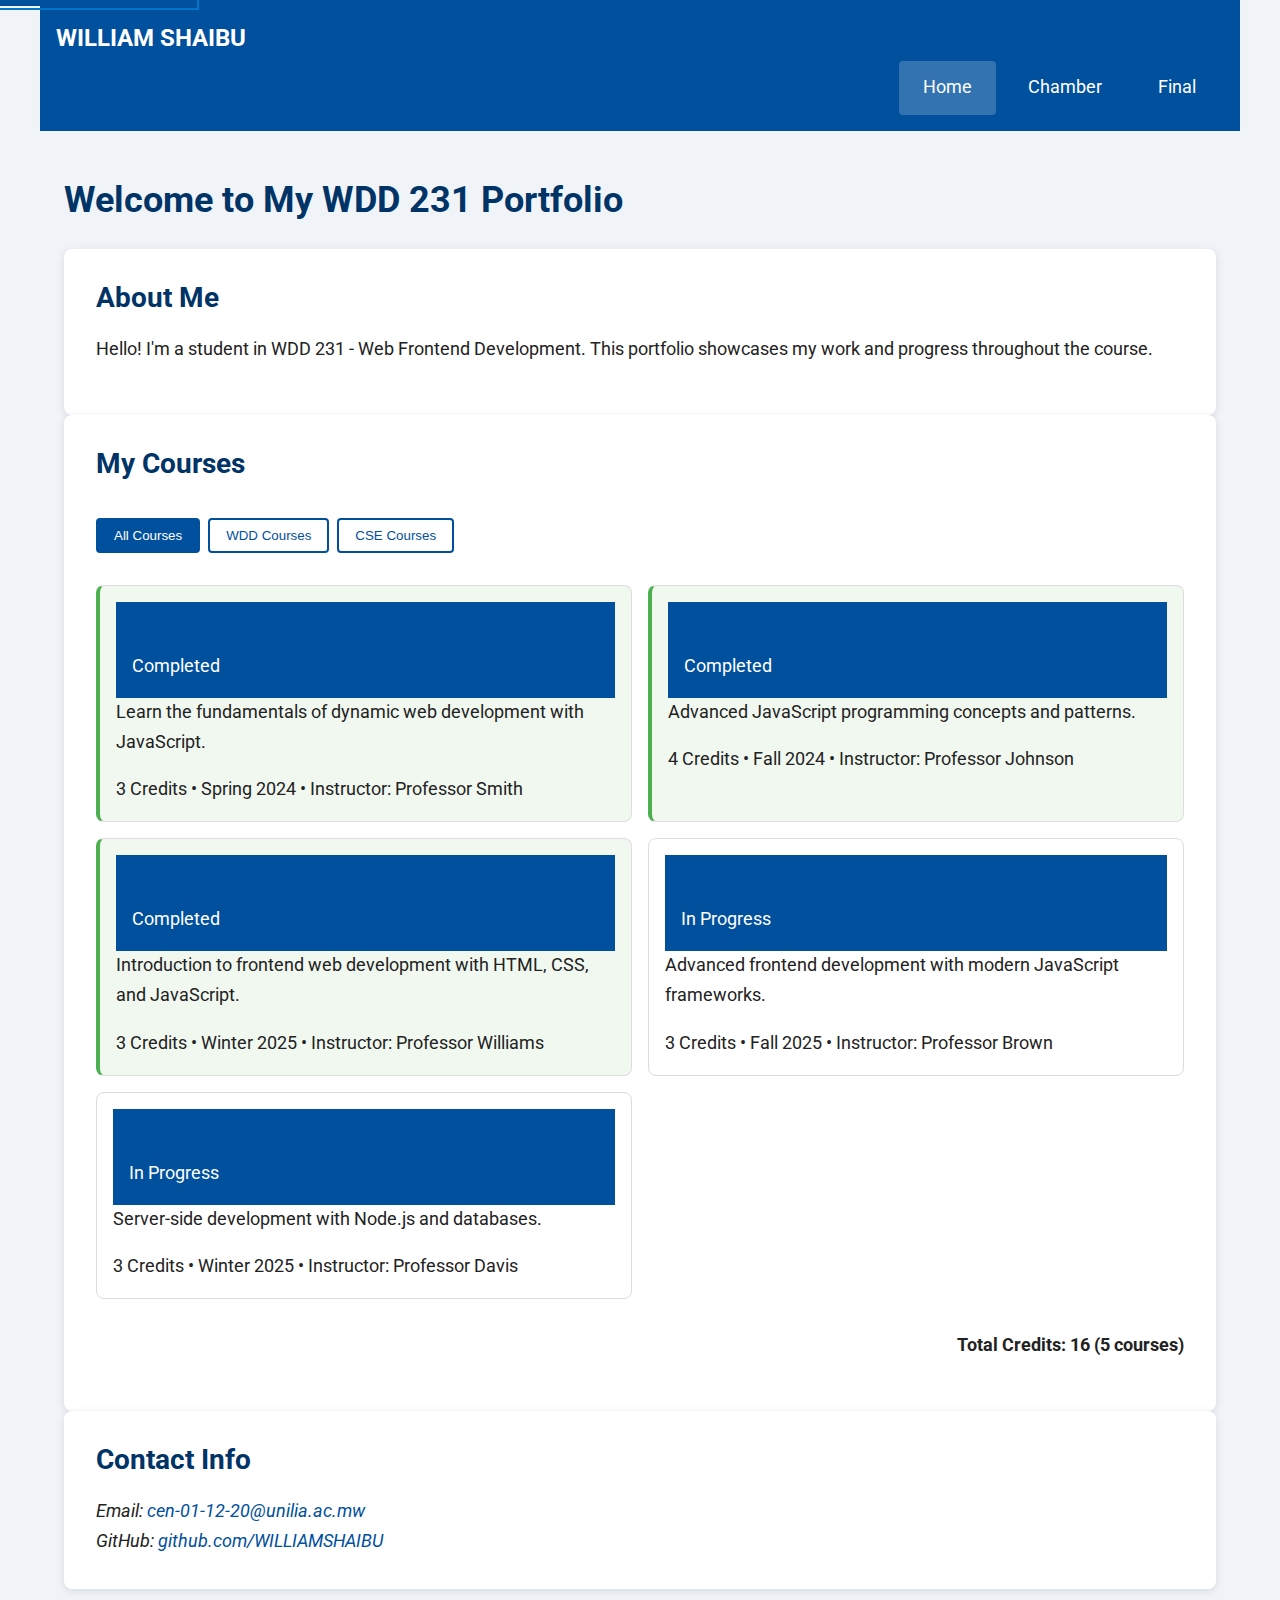
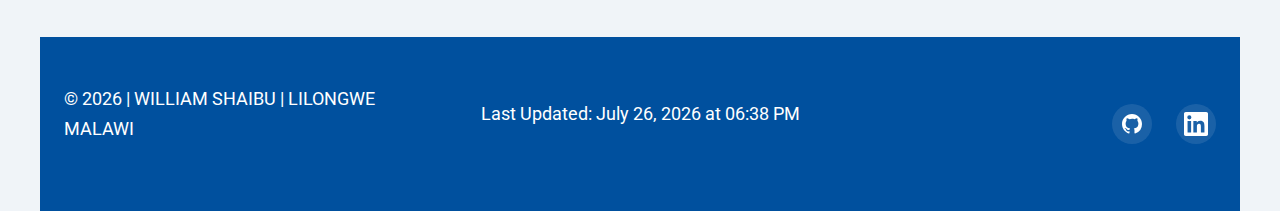
<file: index.html>
<!DOCTYPE html>
<html lang="en">
<head>
    <meta charset="UTF-8">
    <meta name="viewport" content="width=device-width, initial-scale=1.0">
    <meta name="description" content="Personal portfolio and course work for WDD 231 - Web Frontend Development">
    <meta name="author" content="WILLIAM SHAIBU">
    <meta name="keywords" content="web development, portfolio, WDD 231, frontend, HTML, CSS, JavaScript">
    <!-- Primary Meta Tags -->
    <meta property="og:title" content="WILLIAM SHAIBU | WDD 231 - Web Frontend Development">
    <meta property="og:type" content="website">
    <meta property="og:url" content="https://williamshaibu.github.io/wdd231">
    <meta property="og:image" content="https://williamshaibu.github.io/wdd231/images/myIcon.ico">
    <meta property="og:site_name" content="WILLIAM SHAIBU - Web Developer">
    
    <!-- Twitter Card data -->
    <meta name="twitter:card" content="summary_large_image">
    <meta name="twitter:title" content="WILLIAM SHAIBU | WDD 231 - Web Frontend Development">
    <meta name="twitter:description" content="Personal portfolio showcasing my work in WDD 231 - Web Frontend Development. Explore my projects and course assignments.">
    <meta name="twitter:image" content="https://williamshaibu.github.io/wdd231/images/myIcon.ico">
    <meta name="theme-color" content="#00509e">
    <title>WDD 231 - Web Frontend Development | WILLIAM SHAIBU</title>
    <link rel="stylesheet" href="css/small.css">
    <link rel="stylesheet" href="css/larger.css" media="(min-width: 600px)">
    <link rel="preconnect" href="https://fonts.googleapis.com">
    <link rel="preconnect" href="https://fonts.gstatic.com" crossorigin>
    <link href="https://fonts.googleapis.com/css2?family=Roboto:wght@300;400;500;700&display=swap" rel="stylesheet">
    <link rel="icon" href="images/myIcon.ico" type="image/x-icon">
    <script src="js/navigation.js" defer></script>
    <script src="js/date.js" defer></script>
    <script src="js/course.js" defer></script>
</head>
<body>
    <a class="skip-link" href="#main-content">Skip to main content</a>
    
    
    
    
    <header role="banner">
        <div class="header-content">
           
            <h1>WILLIAM SHAIBU</h1>
            <button id="hamburger" aria-expanded="false" aria-label="Toggle navigation menu">
                <span class="hamburger-line"></span>
                <span class="hamburger-line"></span>
                <span class="hamburger-line"></span>
            </button>
        </div>
        
        <nav aria-label="Main navigation">
            <ul class="nav-menu">
                <li><a href="index.html" aria-current="page">Home</a></li>
                <li><a href="./chamber/directory-new.html">Chamber</a></li>
                <li><a href="final.html">Final</a></li>
            </ul>
        </nav>
    </header>

    <main id="main-content" role="main">
        <h2>Welcome to My WDD 231 Portfolio</h2>
        
        <section class="card" aria-labelledby="about-heading">
            <h3 id="about-heading">About Me</h3>
            <p>Hello! I'm a student in WDD 231 - Web Frontend Development. This portfolio showcases my work and progress throughout the course.</p>
        </section>
        
        <section class="card" aria-labelledby="courses-heading">
            <h3 id="courses-heading">My Courses</h3>
            <div class="filter-buttons">
                <button id="all-courses" class="active" aria-pressed="true">All Courses</button>
                <button id="wdd-courses" aria-pressed="false">WDD Courses</button>
                <button id="cse-courses" aria-pressed="false">CSE Courses</button>
            </div>
            <div id="course-container" class="course-grid">
                <!-- Courses will be dynamically inserted here by JavaScript -->
            </div>
            <p id="credit-total" class="credit-total">Total Credits: <span>0</span></p>
        </section>
        
        <section class="card" aria-labelledby="contact-heading">
            <h3 id="contact-heading">Contact Info</h3>
            <address>
                Email: <a href="mailto:cen-01-12-20@unillia.ac.mw">cen-01-12-20@unilia.ac.mw</a><br>
                GitHub: <a href="https://github.com/WILLIAMSHAIBU" target="_blank" rel="noopener noreferrer">github.com/WILLIAMSHAIBU</a>
            </address>
        </section>
    </main>

    <footer role="contentinfo">
        <div class="social-links">
            <a href="https://github.com/WILLIAMSHAIBU" target="_blank" rel="noopener noreferrer" aria-label="GitHub">
                <span class="visually-hidden">GitHub</span>
                <svg width="24" height="24" viewBox="0 0 24 24" fill="currentColor" aria-hidden="true">
                    <path fill-rule="evenodd" d="M12 2C6.477 2 2 6.484 2 12.017c0 4.425 2.865 8.18 6.839 9.504.5.092.682-.217.682-.483 0-.237-.008-.868-.013-1.703-2.782.605-3.369-1.343-3.369-1.343-.454-1.158-1.11-1.466-1.11-1.466-.908-.62.069-.608.069-.608 1.003.07 1.531 1.032 1.531 1.032.892 1.53 2.341 1.088 2.91.832.092-.647.35-1.088.636-1.338-2.22-.253-4.555-1.11-4.555-4.943 0-1.091.39-1.984 1.029-2.683-.103-.253-.446-1.27.098-2.647 0 0 .84-.269 2.75 1.026A9.564 9.564 0 0112 6.844c.85.004 1.705.115 2.504.337 1.909-1.296 2.747-1.027 2.747-1.027.546 1.379.202 2.398.1 2.651.64.699 1.028 1.595 1.028 2.688 0 3.848-2.339 4.695-4.566 4.943.359.309.678.919.678 1.852 0 1.336-.012 2.415-.012 2.743 0 .267.18.58.688.482A10.019 10.019 0 0022 12.017C22 6.484 17.522 2 12 2z"/>
                </svg>
            </a>
            <a href="https://linkedin.com/in/yourprofile" target="_blank" rel="noopener noreferrer" aria-label="LinkedIn">
                <span class="visually-hidden">LinkedIn</span>
                <svg width="24" height="24" viewBox="0 0 24 24" fill="currentColor" aria-hidden="true">
                    <path d="M20.447 20.452h-3.554v-5.569c0-1.328-.027-3.037-1.852-3.037-1.853 0-2.136 1.445-2.136 2.939v5.667H9.351V9h3.414v1.561h.046c.477-.9 1.637-1.85 3.37-1.85 3.601 0 4.267 2.37 4.267 5.455v6.286zM5.337 7.433a2.062 2.062 0 01-2.063-2.065 2.064 2.064 0 112.063 2.065zm1.782 13.019H3.555V9h3.564v11.452zM22.225 0H1.771C.792 0 0 .774 0 1.729v20.542C0 23.227.792 24 1.771 24h20.451C23.2 24 24 23.227 24 22.271V1.729C24 .774 23.2 0 22.222 0h.003z"/>
                </svg>
            </a>
        </div>
        <p>&copy; <span id="current-year"></span> | WILLIAM SHAIBU | LILONGWE MALAWI</p>
        <p id="last-modified">Last Modified: </p>
    </footer>
</body>
</html>
</file>
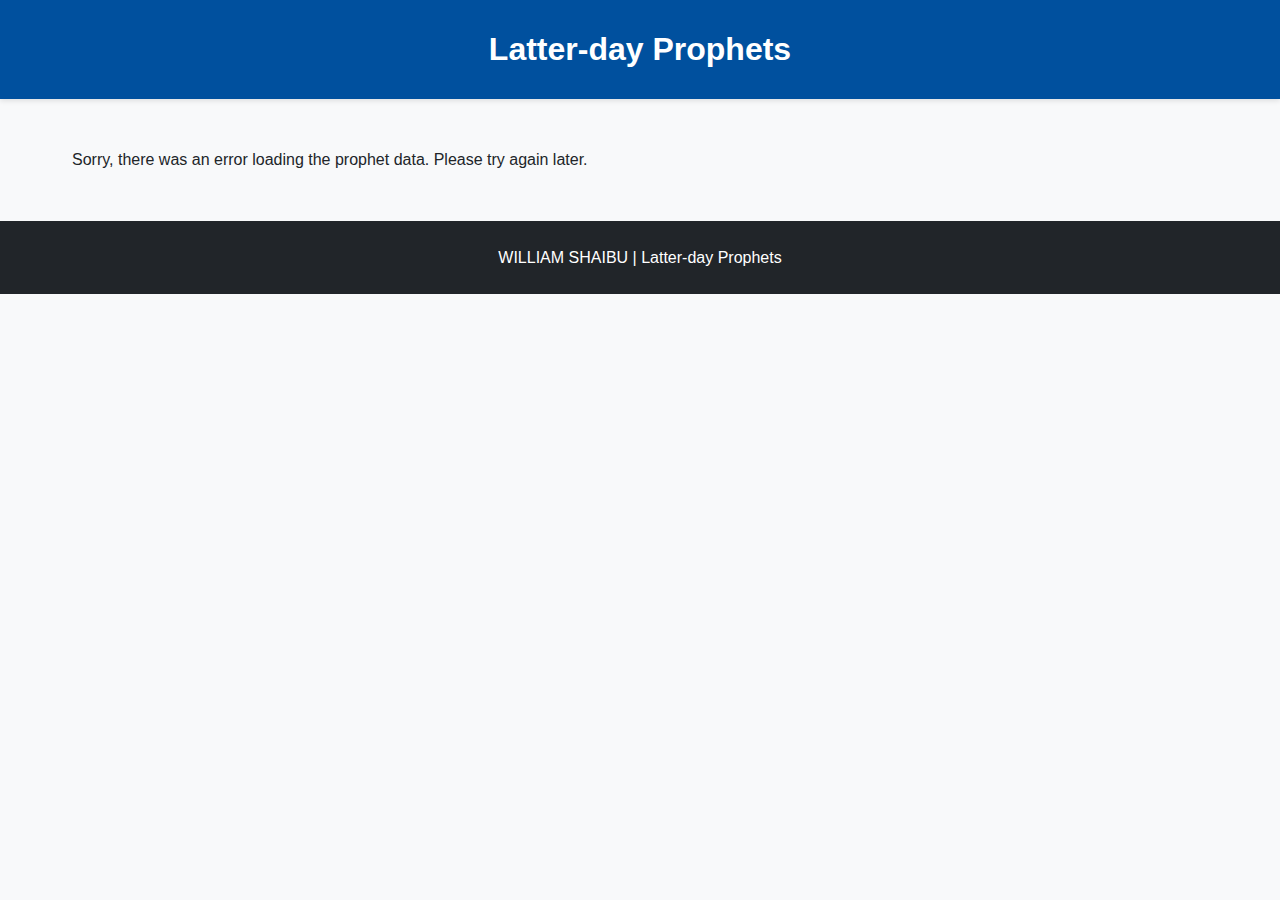
<file: prophets.html>
<!DOCTYPE html>
<html lang="en">
<head>
    <meta charset="UTF-8">
    <meta name="viewport" content="width=device-width, initial-scale=1.0">
    <meta name="description" content="Latter-day Prophets - A gallery of LDS Church Presidents">
    <title>Latter-day Prophets</title>
    <link rel="stylesheet" href="css/prophets.css">
    <link rel="icon" href="images/myIcon.ico" type="image/x-icon">
    <script src="js/prophets.js" defer></script>
</head>
<body>
    <header>
        <h1>Latter-day Prophets</h1>
    </header>
    <main>
        <div id="cards"></div>
    </main>
    <footer>
        WILLIAM SHAIBU | Latter-day Prophets
    </footer>
</body>
</html>
</file>
<file: css/small.css>
/* small.css - base styles for all screen widths from 320px and up */

@import url('https://fonts.googleapis.com/css2?family=Roboto&display=swap');

:root {
    --primary-color: #00509e;
    --secondary-color: #003366;
    --accent-color: #0077cc;
    --text-color: #222;
    --light-text: #fff;
    --background: #f0f4f8;
    --card-bg: #fff;
    --shadow: 0 2px 8px rgba(0, 0, 0, 0.1);
    --border-radius: 8px;
    --transition: all 0.3s ease;
}

/* Base Styles */
*,
*::before,
*::after {
    box-sizing: border-box;
    margin: 0;
    padding: 0;
}

html {
    scroll-behavior: smooth;
}

body {
    font-family: 'Roboto', Arial, sans-serif;
    margin: 0;
    padding: 0;
    background-color: var(--background);
    color: var(--text-color);
    line-height: 1.6;
    font-size: 1rem;
}

/* Typography */
h1, h2, h3, h4, h5, h6 {
    line-height: 1.2;
    margin-bottom: 0.75em;
    color: var(--secondary-color);
}

p {
    margin-bottom: 1em;
}

a {
    color: var(--primary-color);
    text-decoration: none;
    transition: var(--transition);
}

a:hover,
a:focus {
    text-decoration: underline;
    outline: 2px solid var(--accent-color);
    outline-offset: 2px;
}

/* Skip Link */
.skip-link {
    position: absolute;
    top: -40px;
    left: 0;
    background: var(--primary-color);
    color: white;
    padding: 0.5rem 1rem;
    z-index: 100;
    transition: top 0.3s;
}

.skip-link:focus {
    top: 0;
}

/* Layout */
header, main, footer {
    max-width: 1200px;
    margin: 0 auto;
    padding: 1rem;
}

/* Header */
header {
    background-color: var(--primary-color);
    color: var(--light-text);
    padding: 1rem;
    position: relative;
}

.header-content {
    display: flex;
    align-items: center;
    justify-content: space-between;
}

header h1 {
    color: var(--light-text);
    margin: 0;
    font-size: 1.5rem;
}

/* Navigation */
.nav-menu {
    list-style: none;
    padding: 0;
    margin: 0;
    display: flex;
    flex-direction: column;
    background-color: var(--accent-color);
    max-height: 0;
    overflow: hidden;
    transition: max-height 0.3s ease-out;
    position: absolute;
    left: 0;
    right: 0;
    z-index: 1000;
}

.nav-menu.show {
    max-height: 500px;
}

.nav-menu li {
    border-bottom: 1px solid rgba(255, 255, 255, 0.1);
}

.nav-menu a {
    color: var(--light-text);
    text-decoration: none;
    padding: 1rem;
    display: block;
    transition: var(--transition);
}

.nav-menu a:hover,
.nav-menu a:focus,
.nav-menu a[aria-current="page"] {
    background-color: var(--secondary-color);
    text-decoration: none;
}

/* Hamburger Menu */
#hamburger {
    background: none;
    border: none;
    color: var(--light-text);
    font-size: 1.5rem;
    cursor: pointer;
    padding: 0.5rem;
    display: flex;
    flex-direction: column;
    justify-content: space-between;
    width: 2.5rem;
    height: 2rem;
}

.hamburger-line {
    display: block;
    width: 100%;
    height: 3px;
    background-color: var(--light-text);
    transition: var(--transition);
}

/* Main Content */
main {
    padding: 2rem 1rem;
}

.card {
    background: var(--card-bg);
    border-radius: var(--border-radius);
    box-shadow: var(--shadow);
    padding: 1.5rem;
    margin-bottom: 1.5rem;
}

/* Filter Buttons */
.filter-buttons {
    display: flex;
    gap: 0.5rem;
    margin: 1rem 0;
    flex-wrap: wrap;
}

.filter-buttons button {
    padding: 0.5rem 1rem;
    border: 2px solid var(--primary-color);
    background: white;
    color: var(--primary-color);
    border-radius: 4px;
    cursor: pointer;
    transition: var(--transition);
}

.filter-buttons button:hover,
.filter-buttons button:focus,
.filter-buttons button.active {
    background: var(--primary-color);
    color: white;
    outline: none;
}

.filter-buttons button[aria-pressed="true"] {
    background: var(--primary-color);
    color: white;
}

/* Course Grid */
.course-grid {
    display: grid;
    grid-template-columns: 1fr;
    gap: 1rem;
    margin: 1rem 0;
}

.course-card {
    border: 1px solid #ddd;
    border-radius: var(--border-radius);
    padding: 1rem;
    transition: var(--transition);
}

.course-card.completed {
    background-color: #f0f8f0;
    border-left: 4px solid #4caf50;
}

.course-card h4 {
    margin-top: 0;
    color: var(--primary-color);
}

.credit-total {
    font-weight: bold;
    text-align: right;
    margin-top: 1rem;
}

/* Footer */
footer {
    background-color: var(--primary-color);
    color: var(--light-text);
    padding: 2rem 1rem;
    text-align: center;
}

.social-links {
    display: flex;
    justify-content: center;
    gap: 1.5rem;
    margin-bottom: 1rem;
}

.social-links a {
    color: var(--light-text);
    display: inline-flex;
    align-items: center;
    justify-content: center;
    width: 40px;
    height: 40px;
    border-radius: 50%;
    background: rgba(255, 255, 255, 0.1);
    transition: var(--transition);
}

.social-links a:hover,
.social-links a:focus {
    background: rgba(255, 255, 255, 0.2);
    text-decoration: none;
    transform: translateY(-2px);
}

/* Utility Classes */
.visually-hidden {
    position: absolute;
    width: 1px;
    height: 1px;
    padding: 0;
    margin: -1px;
    overflow: hidden;
    clip: rect(0, 0, 0, 0);
    white-space: nowrap;
    border: 0;
}

/* Focus Styles */
:focus-visible {
    outline: 3px solid var(--accent-color);
    outline-offset: 2px;
}

button:focus-visible,
a:focus-visible,
input:focus-visible,
select:focus-visible,
textarea:focus-visible {
    outline: 3px solid var(--accent-color);
    outline-offset: 2px;
}

/* Print Styles */
@media print {
    .no-print {
        display: none !important;
    }
    
    body {
        font-size: 12pt;
        line-height: 1.3;
    }
    
    .card {
        break-inside: avoid;
        page-break-inside: avoid;
    }
}
</file>
<file: css/larger.css>
/* larger.css - styles for screens wider than 600px */

/* Medium screens (600px and up) */
@media (min-width: 600px) {
    /* Base Typography */
    body {
        font-size: 1.05rem;
        line-height: 1.7;
    }

    h1 { font-size: 2.5rem; }
    h2 { font-size: 2rem; }
    h3 { font-size: 1.5rem; }

    /* Header & Navigation */
    .header-content {
        padding: 0.5rem 0;
    }

    #hamburger {
        display: none;
    }

    .nav-menu {
        position: static;
        flex-direction: row;
        max-height: none !important;
        background: transparent;
        justify-content: flex-end;
        padding: 0;
    }

    .nav-menu li {
        border: none;
        margin: 0 0.25rem;
    }

    .nav-menu a {
        color: var(--light-text);
        padding: 0.75rem 1.25rem;
        border-radius: 4px;
    }

    .nav-menu a:hover,
    .nav-menu a:focus,
    .nav-menu a[aria-current="page"] {
        background: rgba(255, 255, 255, 0.2);
        text-decoration: none;
    }

    /* Main Layout */
    main {
        padding: 3rem 1.5rem;
    }

    .card {
        padding: 2rem;
        margin-bottom: 2rem;
    }

    /* Course Grid */
    .course-grid {
        grid-template-columns: repeat(auto-fill, minmax(300px, 1fr));
    }

    /* Footer */
    footer {
        padding: 3rem 1.5rem;
    }

    .social-links {
        margin-bottom: 1.5rem;
    }
}

/* Large screens (900px and up) */
@media (min-width: 900px) {
    /* Layout */
    .card-container {
        display: grid;
        grid-template-columns: repeat(3, 1fr);
        gap: 2rem;
        margin-top: 2rem;
    }

    .card {
        margin-bottom: 0;
        display: flex;
        flex-direction: column;
    }

    /* Course Grid */
    .course-grid {
        grid-template-columns: repeat(auto-fill, minmax(350px, 1fr));
    }

    /* Footer */
    footer {
        display: grid;
        grid-template-columns: 1fr auto 1fr;
        align-items: center;
        text-align: left;
        gap: 2rem;
    }

    .social-links {
        order: 3;
        justify-content: flex-end;
        margin: 0;
    }

    footer p:last-child {
        text-align: right;
    }
}

/* X-Large screens (1200px and up) */
@media (min-width: 1200px) {
    /* Base Typography */
    body {
        font-size: 1.1rem;
    }

    h1 { font-size: 3rem; }
    h2 { font-size: 2.25rem; }
    h3 { font-size: 1.75rem; }

    /* Layout */
    .container {
        max-width: 1400px;
        margin: 0 auto;
        padding: 0 2rem;
    }

    /* Navigation */
    .nav-menu a {
        padding: 0.75rem 1.5rem;
    }

    /* Course Grid */
    .course-grid {
        grid-template-columns: repeat(auto-fill, minmax(400px, 1fr));
    }
}

/* Print Styles */
@media print {
    body {
        font-size: 12pt;
        line-height: 1.4;
        background: white;
        color: black;
    }

    .card {
        break-inside: avoid;
        page-break-inside: avoid;
        border: 1px solid #ddd;
        box-shadow: none;
        margin-bottom: 1.5rem;
    }

    .no-print {
        display: none !important;
    }

    a[href^="http"]::after {
        content: " (" attr(href) ")";
        font-size: 0.9em;
        color: #666;
    }

    .social-links,
    .filter-buttons {
        display: none;
    }
}
</file>
<file: css/prophets.css>
/* Base Styles */
:root {
    --primary-color: #00509e;
    --secondary-color: #003366;
    --accent-color: #e63946;
    --light-color: #f8f9fa;
    --dark-color: #212529;
}

* {
    margin: 0;
    padding: 0;
    box-sizing: border-box;
}

body {
    font-family: 'Roboto', sans-serif;
    line-height: 1.6;
    color: var(--dark-color);
    background-color: var(--light-color);
}

/* Header Styles */
header {
    background-color: var(--primary-color);
    color: white;
    text-align: center;
    padding: 1.5rem 0;
    margin-bottom: 2rem;
    box-shadow: 0 2px 5px rgba(0, 0, 0, 0.1);
}

header h1 {
    font-size: 2rem;
    font-weight: 700;
}

/* Main Content */
main {
    max-width: 1200px;
    margin: 0 auto;
    padding: 0 1rem;
}

/* Cards Grid */
#cards {
    display: grid;
    grid-template-columns: repeat(auto-fit, minmax(300px, 1fr));
    gap: 2rem;
    padding: 1rem;
}

/* Card Styles */
.card {
    background: white;
    border-radius: 8px;
    overflow: hidden;
    box-shadow: 0 4px 8px rgba(0, 0, 0, 0.1);
    transition: transform 0.3s ease, box-shadow 0.3s ease;
}

.card:hover {
    transform: translateY(-5px);
    box-shadow: 0 8px 16px rgba(0, 0, 0, 0.2);
}

.card h2 {
    background-color: var(--secondary-color);
    color: white;
    padding: 1rem;
    font-size: 1.25rem;
    text-align: center;
}

.card img {
    width: 100%;
    height: auto;
    display: block;
    border-bottom: 1px solid #eee;
}

.card-content {
    padding: 1.5rem;
}

.card p {
    margin-bottom: 0.5rem;
    font-size: 0.95rem;
}

.card p:last-child {
    margin-bottom: 0;
}

.card strong {
    color: var(--primary-color);
}

/* Footer */
footer {
    text-align: center;
    padding: 1.5rem;
    background-color: var(--dark-color);
    color: white;
    margin-top: 2rem;
}

/* Responsive Adjustments */
@media (max-width: 768px) {
    #cards {
        grid-template-columns: repeat(auto-fit, minmax(250px, 1fr));
    }
}

@media (max-width: 480px) {
    header h1 {
        font-size: 1.5rem;
    }
    
    #cards {
        grid-template-columns: 1fr;
    }
}
</file>
